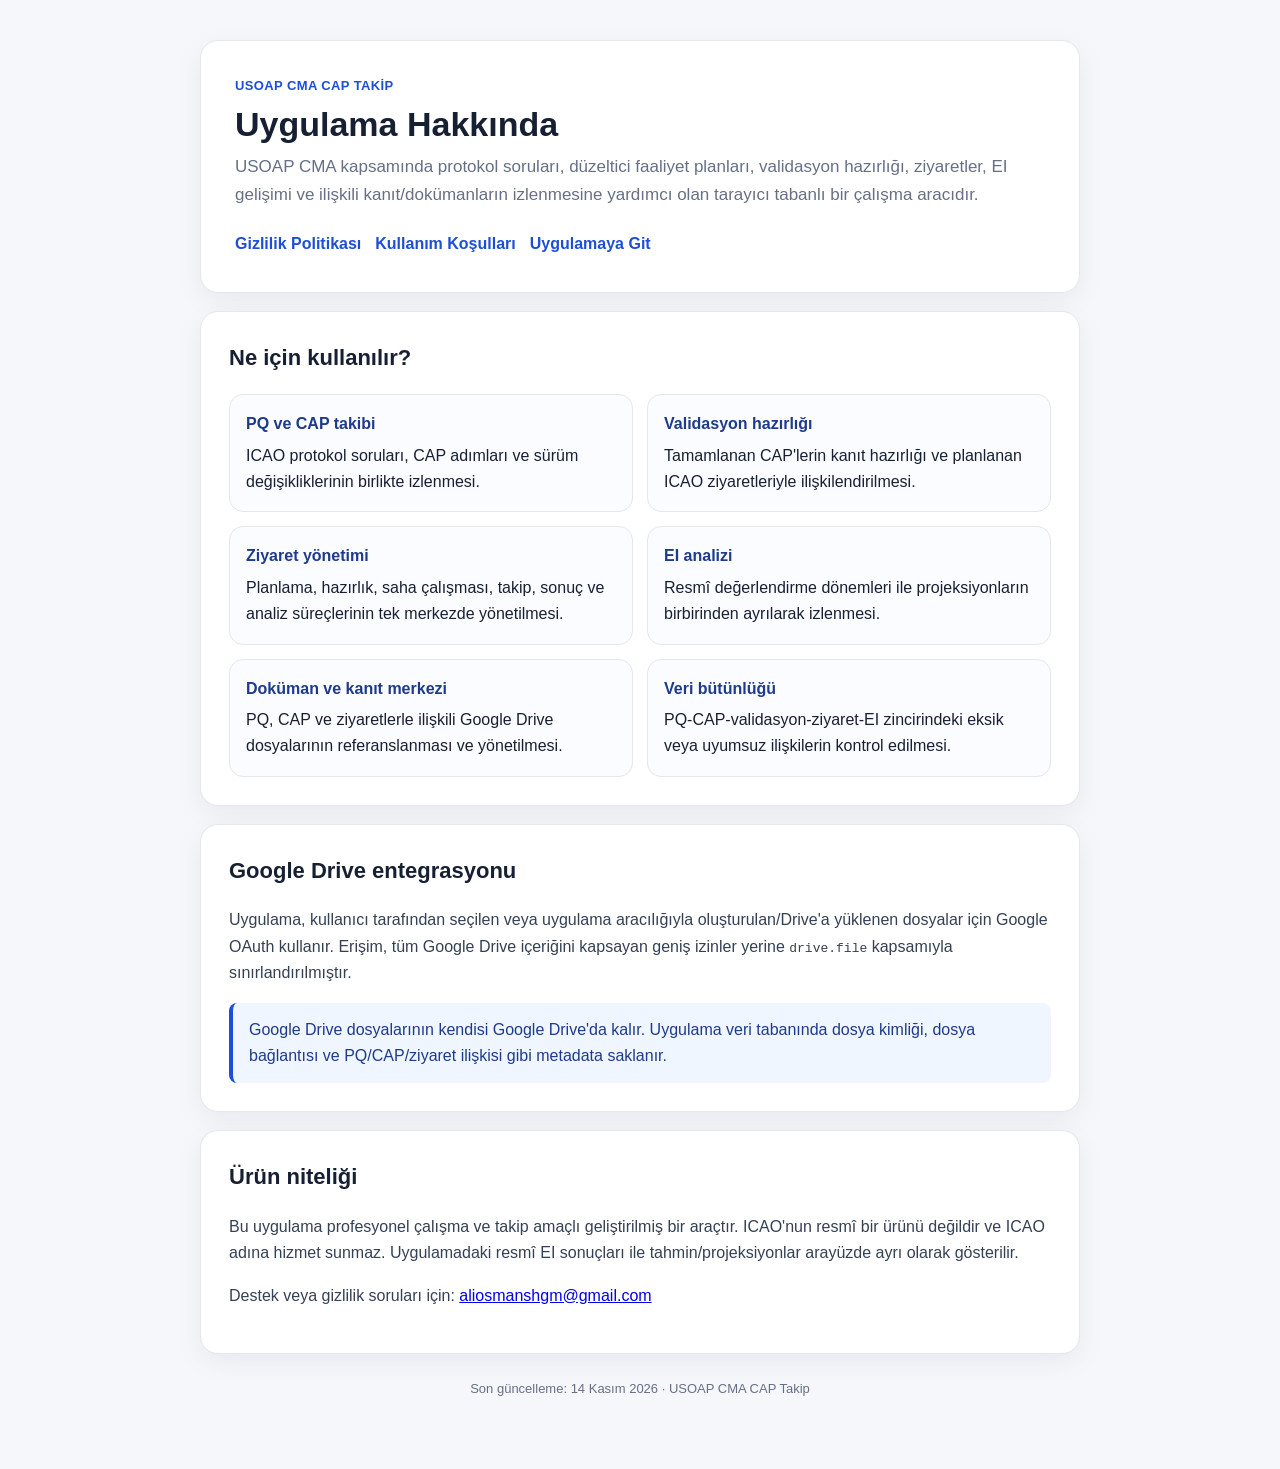
<file: about.html>
<!DOCTYPE html>
<html lang="tr">
<head>
  <meta charset="UTF-8">
  <meta name="viewport" content="width=device-width, initial-scale=1.0">
  <title>USOAP CMA CAP Takip - Hakkında</title>
  <meta name="description" content="USOAP CMA CAP Takip uygulamasının amacı, işlevleri ve Google Drive entegrasyonu hakkında bilgi.">
  <style>
    :root{--bg:#f5f7fb;--card:#fff;--text:#172033;--muted:#667085;--primary:#1d4ed8;--line:#e4e7ec;--soft:#eff6ff}
    *{box-sizing:border-box}body{margin:0;font-family:Inter,Arial,sans-serif;background:var(--bg);color:var(--text);line-height:1.65}
    .wrap{max-width:920px;margin:0 auto;padding:40px 20px 70px}.hero,.card{background:var(--card);border:1px solid var(--line);border-radius:18px;box-shadow:0 8px 28px rgba(16,24,40,.06)}
    .hero{padding:34px}.eyebrow{font-size:13px;font-weight:700;color:var(--primary);letter-spacing:.03em;text-transform:uppercase}.hero h1{margin:8px 0 8px;font-size:34px;line-height:1.2}.hero p{margin:0;color:var(--muted);font-size:17px}
    .card{padding:28px;margin-top:18px}.card h2{margin-top:0;font-size:22px}.card h3{margin-bottom:6px}.card p,.card li{color:#344054}.grid{display:grid;grid-template-columns:repeat(2,minmax(0,1fr));gap:14px}.item{border:1px solid var(--line);border-radius:14px;padding:16px;background:#fafcff}.item b{display:block;margin-bottom:5px;color:#1e3a8a}
    .notice{background:var(--soft);border-left:4px solid var(--primary);padding:14px 16px;border-radius:8px;color:#1e3a8a}.nav{display:flex;gap:14px;flex-wrap:wrap;margin-top:22px}.nav a{color:var(--primary);font-weight:700;text-decoration:none}.nav a:hover{text-decoration:underline}.footer{margin-top:24px;text-align:center;color:var(--muted);font-size:13px}
    @media(max-width:700px){.grid{grid-template-columns:1fr}.hero h1{font-size:28px}.wrap{padding:22px 14px 50px}}
  </style>
</head>
<body>
  <main class="wrap">
    <section class="hero">
      <div class="eyebrow">USOAP CMA CAP Takip</div>
      <h1>Uygulama Hakkında</h1>
      <p>USOAP CMA kapsamında protokol soruları, düzeltici faaliyet planları, validasyon hazırlığı, ziyaretler, EI gelişimi ve ilişkili kanıt/dokümanların izlenmesine yardımcı olan tarayıcı tabanlı bir çalışma aracıdır.</p>
      <div class="nav">
        <a href="privacy.html">Gizlilik Politikası</a>
        <a href="terms.html">Kullanım Koşulları</a>
        <a href="index.html">Uygulamaya Git</a>
      </div>
    </section>

    <section class="card">
      <h2>Ne için kullanılır?</h2>
      <div class="grid">
        <div class="item"><b>PQ ve CAP takibi</b>ICAO protokol soruları, CAP adımları ve sürüm değişikliklerinin birlikte izlenmesi.</div>
        <div class="item"><b>Validasyon hazırlığı</b>Tamamlanan CAP'lerin kanıt hazırlığı ve planlanan ICAO ziyaretleriyle ilişkilendirilmesi.</div>
        <div class="item"><b>Ziyaret yönetimi</b>Planlama, hazırlık, saha çalışması, takip, sonuç ve analiz süreçlerinin tek merkezde yönetilmesi.</div>
        <div class="item"><b>EI analizi</b>Resmî değerlendirme dönemleri ile projeksiyonların birbirinden ayrılarak izlenmesi.</div>
        <div class="item"><b>Doküman ve kanıt merkezi</b>PQ, CAP ve ziyaretlerle ilişkili Google Drive dosyalarının referanslanması ve yönetilmesi.</div>
        <div class="item"><b>Veri bütünlüğü</b>PQ-CAP-validasyon-ziyaret-EI zincirindeki eksik veya uyumsuz ilişkilerin kontrol edilmesi.</div>
      </div>
    </section>

    <section class="card">
      <h2>Google Drive entegrasyonu</h2>
      <p>Uygulama, kullanıcı tarafından seçilen veya uygulama aracılığıyla oluşturulan/Drive'a yüklenen dosyalar için Google OAuth kullanır. Erişim, tüm Google Drive içeriğini kapsayan geniş izinler yerine <code>drive.file</code> kapsamıyla sınırlandırılmıştır.</p>
      <div class="notice">Google Drive dosyalarının kendisi Google Drive'da kalır. Uygulama veri tabanında dosya kimliği, dosya bağlantısı ve PQ/CAP/ziyaret ilişkisi gibi metadata saklanır.</div>
    </section>

    <section class="card">
      <h2>Ürün niteliği</h2>
      <p>Bu uygulama profesyonel çalışma ve takip amaçlı geliştirilmiş bir araçtır. ICAO'nun resmî bir ürünü değildir ve ICAO adına hizmet sunmaz. Uygulamadaki resmî EI sonuçları ile tahmin/projeksiyonlar arayüzde ayrı olarak gösterilir.</p>
      <p>Destek veya gizlilik soruları için: <a href="mailto:aliosmanshgm@gmail.com">aliosmanshgm@gmail.com</a></p>
    </section>

    <div class="footer">Son güncelleme: 14 Kasım 2026 · USOAP CMA CAP Takip</div>
  </main>
</body>
</html>
</file>
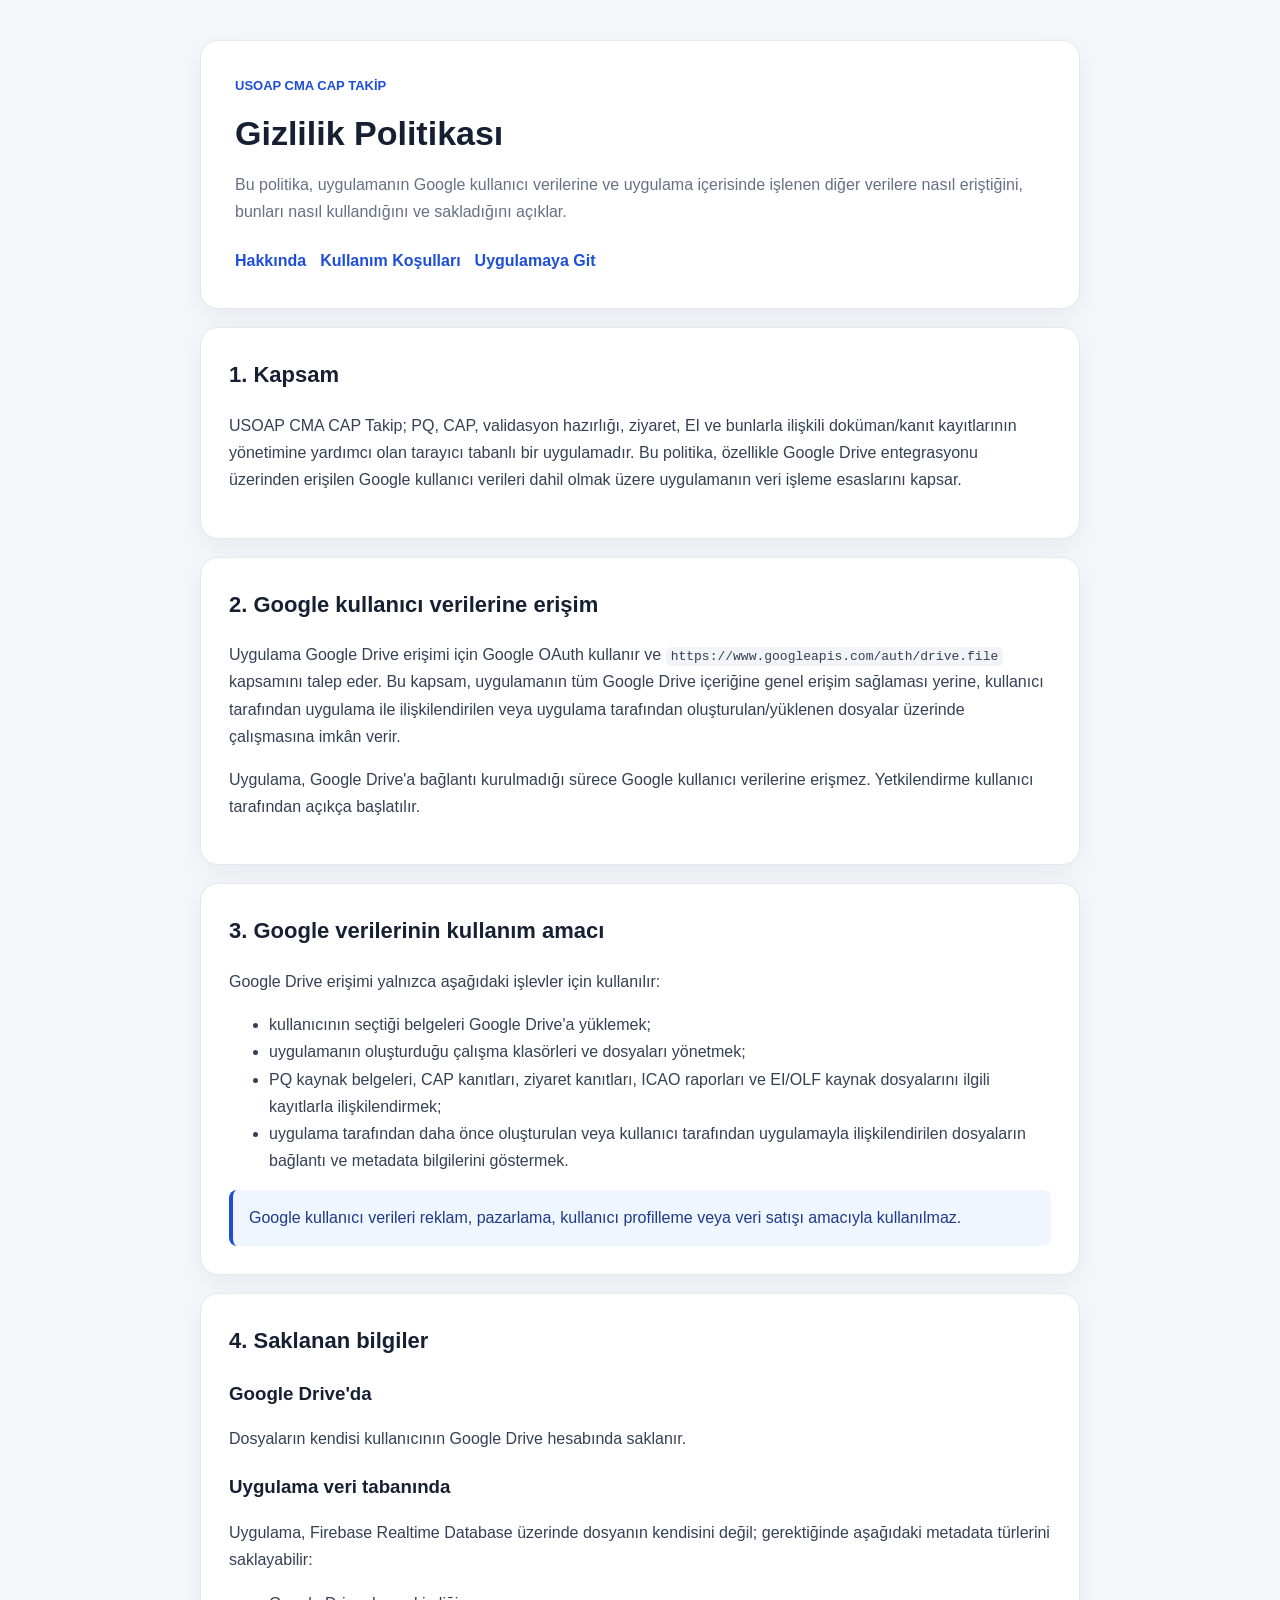
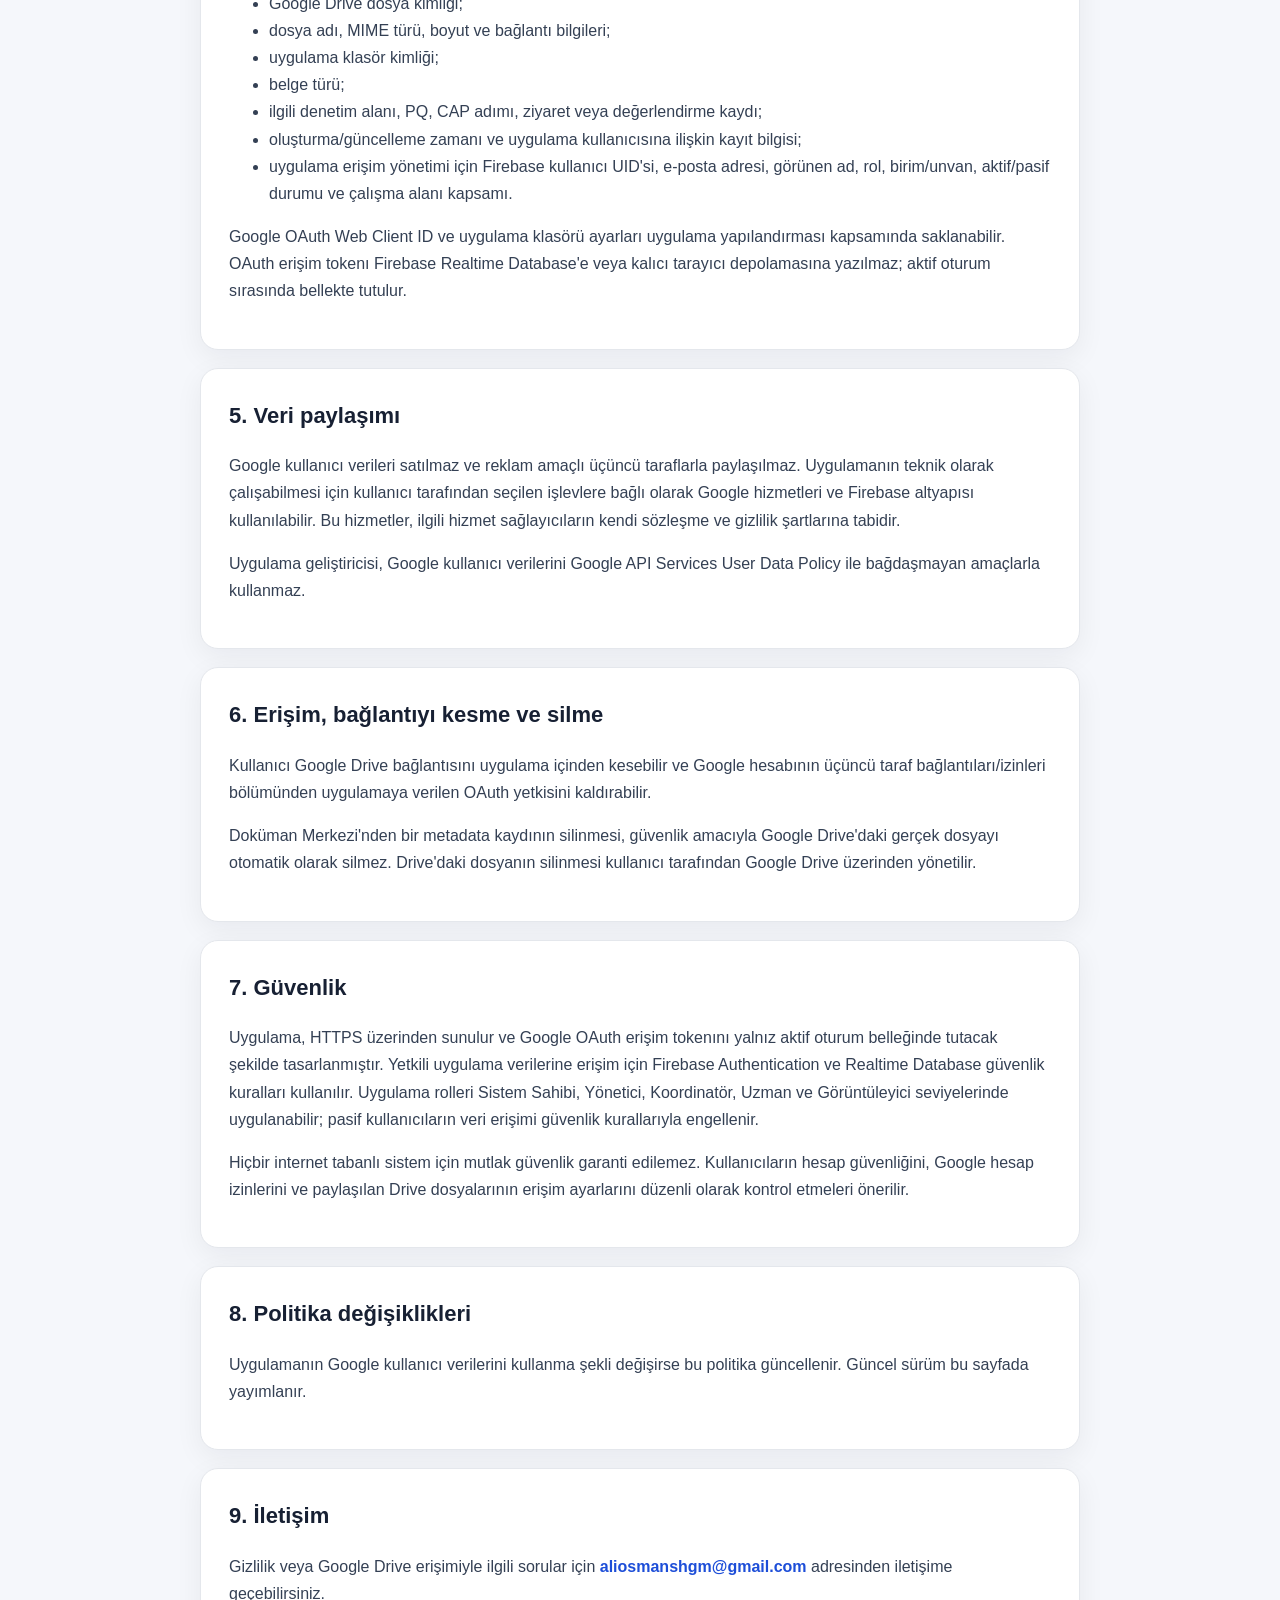
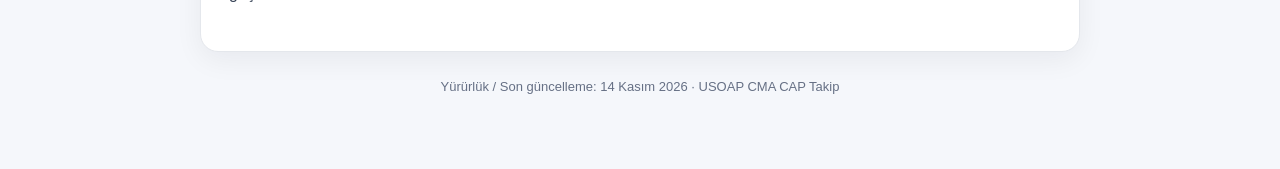
<file: privacy.html>
<!DOCTYPE html>
<html lang="tr">
<head>
  <meta charset="UTF-8">
  <meta name="viewport" content="width=device-width, initial-scale=1.0">
  <title>USOAP CMA CAP Takip - Gizlilik Politikası</title>
  <meta name="description" content="USOAP CMA CAP Takip gizlilik politikası ve Google kullanıcı verilerinin kullanım şekli.">
  <style>
    :root{--bg:#f5f7fb;--card:#fff;--text:#172033;--muted:#667085;--primary:#1d4ed8;--line:#e4e7ec;--soft:#eff6ff}
    *{box-sizing:border-box}body{margin:0;font-family:Inter,Arial,sans-serif;background:var(--bg);color:var(--text);line-height:1.7}.wrap{max-width:920px;margin:0 auto;padding:40px 20px 70px}.hero,.card{background:var(--card);border:1px solid var(--line);border-radius:18px;box-shadow:0 8px 28px rgba(16,24,40,.06)}.hero{padding:34px}.eyebrow{font-size:13px;font-weight:700;color:var(--primary);text-transform:uppercase}.hero h1{margin:8px 0;font-size:34px}.hero p{margin:0;color:var(--muted)}.card{padding:28px;margin-top:18px}.card h2{margin-top:0;font-size:22px}.card h3{margin-bottom:4px}.card p,.card li{color:#344054}.notice{background:var(--soft);border-left:4px solid var(--primary);padding:14px 16px;border-radius:8px;color:#1e3a8a}.nav{display:flex;gap:14px;flex-wrap:wrap;margin-top:22px}.nav a,.card a{color:var(--primary);font-weight:700;text-decoration:none}.nav a:hover,.card a:hover{text-decoration:underline}.footer{margin-top:24px;text-align:center;color:var(--muted);font-size:13px}code{background:#f2f4f7;border-radius:5px;padding:2px 5px}@media(max-width:700px){.hero h1{font-size:28px}.wrap{padding:22px 14px 50px}}
  </style>
</head>
<body>
<main class="wrap">
  <section class="hero">
    <div class="eyebrow">USOAP CMA CAP Takip</div>
    <h1>Gizlilik Politikası</h1>
    <p>Bu politika, uygulamanın Google kullanıcı verilerine ve uygulama içerisinde işlenen diğer verilere nasıl eriştiğini, bunları nasıl kullandığını ve sakladığını açıklar.</p>
    <div class="nav"><a href="about.html">Hakkında</a><a href="terms.html">Kullanım Koşulları</a><a href="index.html">Uygulamaya Git</a></div>
  </section>

  <section class="card">
    <h2>1. Kapsam</h2>
    <p>USOAP CMA CAP Takip; PQ, CAP, validasyon hazırlığı, ziyaret, EI ve bunlarla ilişkili doküman/kanıt kayıtlarının yönetimine yardımcı olan tarayıcı tabanlı bir uygulamadır. Bu politika, özellikle Google Drive entegrasyonu üzerinden erişilen Google kullanıcı verileri dahil olmak üzere uygulamanın veri işleme esaslarını kapsar.</p>
  </section>

  <section class="card">
    <h2>2. Google kullanıcı verilerine erişim</h2>
    <p>Uygulama Google Drive erişimi için Google OAuth kullanır ve <code>https://www.googleapis.com/auth/drive.file</code> kapsamını talep eder. Bu kapsam, uygulamanın tüm Google Drive içeriğine genel erişim sağlaması yerine, kullanıcı tarafından uygulama ile ilişkilendirilen veya uygulama tarafından oluşturulan/yüklenen dosyalar üzerinde çalışmasına imkân verir.</p>
    <p>Uygulama, Google Drive'a bağlantı kurulmadığı sürece Google kullanıcı verilerine erişmez. Yetkilendirme kullanıcı tarafından açıkça başlatılır.</p>
  </section>

  <section class="card">
    <h2>3. Google verilerinin kullanım amacı</h2>
    <p>Google Drive erişimi yalnızca aşağıdaki işlevler için kullanılır:</p>
    <ul>
      <li>kullanıcının seçtiği belgeleri Google Drive'a yüklemek;</li>
      <li>uygulamanın oluşturduğu çalışma klasörleri ve dosyaları yönetmek;</li>
      <li>PQ kaynak belgeleri, CAP kanıtları, ziyaret kanıtları, ICAO raporları ve EI/OLF kaynak dosyalarını ilgili kayıtlarla ilişkilendirmek;</li>
      <li>uygulama tarafından daha önce oluşturulan veya kullanıcı tarafından uygulamayla ilişkilendirilen dosyaların bağlantı ve metadata bilgilerini göstermek.</li>
    </ul>
    <div class="notice">Google kullanıcı verileri reklam, pazarlama, kullanıcı profilleme veya veri satışı amacıyla kullanılmaz.</div>
  </section>

  <section class="card">
    <h2>4. Saklanan bilgiler</h2>
    <h3>Google Drive'da</h3>
    <p>Dosyaların kendisi kullanıcının Google Drive hesabında saklanır.</p>
    <h3>Uygulama veri tabanında</h3>
    <p>Uygulama, Firebase Realtime Database üzerinde dosyanın kendisini değil; gerektiğinde aşağıdaki metadata türlerini saklayabilir:</p>
    <ul>
      <li>Google Drive dosya kimliği;</li>
      <li>dosya adı, MIME türü, boyut ve bağlantı bilgileri;</li>
      <li>uygulama klasör kimliği;</li>
      <li>belge türü;</li>
      <li>ilgili denetim alanı, PQ, CAP adımı, ziyaret veya değerlendirme kaydı;</li>
      <li>oluşturma/güncelleme zamanı ve uygulama kullanıcısına ilişkin kayıt bilgisi;</li>
      <li>uygulama erişim yönetimi için Firebase kullanıcı UID'si, e-posta adresi, görünen ad, rol, birim/unvan, aktif/pasif durumu ve çalışma alanı kapsamı.</li>
    </ul>
    <p>Google OAuth Web Client ID ve uygulama klasörü ayarları uygulama yapılandırması kapsamında saklanabilir. OAuth erişim tokenı Firebase Realtime Database'e veya kalıcı tarayıcı depolamasına yazılmaz; aktif oturum sırasında bellekte tutulur.</p>
  </section>

  <section class="card">
    <h2>5. Veri paylaşımı</h2>
    <p>Google kullanıcı verileri satılmaz ve reklam amaçlı üçüncü taraflarla paylaşılmaz. Uygulamanın teknik olarak çalışabilmesi için kullanıcı tarafından seçilen işlevlere bağlı olarak Google hizmetleri ve Firebase altyapısı kullanılabilir. Bu hizmetler, ilgili hizmet sağlayıcıların kendi sözleşme ve gizlilik şartlarına tabidir.</p>
    <p>Uygulama geliştiricisi, Google kullanıcı verilerini Google API Services User Data Policy ile bağdaşmayan amaçlarla kullanmaz.</p>
  </section>

  <section class="card">
    <h2>6. Erişim, bağlantıyı kesme ve silme</h2>
    <p>Kullanıcı Google Drive bağlantısını uygulama içinden kesebilir ve Google hesabının üçüncü taraf bağlantıları/izinleri bölümünden uygulamaya verilen OAuth yetkisini kaldırabilir.</p>
    <p>Doküman Merkezi'nden bir metadata kaydının silinmesi, güvenlik amacıyla Google Drive'daki gerçek dosyayı otomatik olarak silmez. Drive'daki dosyanın silinmesi kullanıcı tarafından Google Drive üzerinden yönetilir.</p>
  </section>

  <section class="card">
    <h2>7. Güvenlik</h2>
    <p>Uygulama, HTTPS üzerinden sunulur ve Google OAuth erişim tokenını yalnız aktif oturum belleğinde tutacak şekilde tasarlanmıştır. Yetkili uygulama verilerine erişim için Firebase Authentication ve Realtime Database güvenlik kuralları kullanılır. Uygulama rolleri Sistem Sahibi, Yönetici, Koordinatör, Uzman ve Görüntüleyici seviyelerinde uygulanabilir; pasif kullanıcıların veri erişimi güvenlik kurallarıyla engellenir.</p>
    <p>Hiçbir internet tabanlı sistem için mutlak güvenlik garanti edilemez. Kullanıcıların hesap güvenliğini, Google hesap izinlerini ve paylaşılan Drive dosyalarının erişim ayarlarını düzenli olarak kontrol etmeleri önerilir.</p>
  </section>

  <section class="card">
    <h2>8. Politika değişiklikleri</h2>
    <p>Uygulamanın Google kullanıcı verilerini kullanma şekli değişirse bu politika güncellenir. Güncel sürüm bu sayfada yayımlanır.</p>
  </section>

  <section class="card">
    <h2>9. İletişim</h2>
    <p>Gizlilik veya Google Drive erişimiyle ilgili sorular için <a href="mailto:aliosmanshgm@gmail.com">aliosmanshgm@gmail.com</a> adresinden iletişime geçebilirsiniz.</p>
  </section>

  <div class="footer">Yürürlük / Son güncelleme: 14 Kasım 2026 · USOAP CMA CAP Takip</div>
</main>
</body>
</html>
</file>
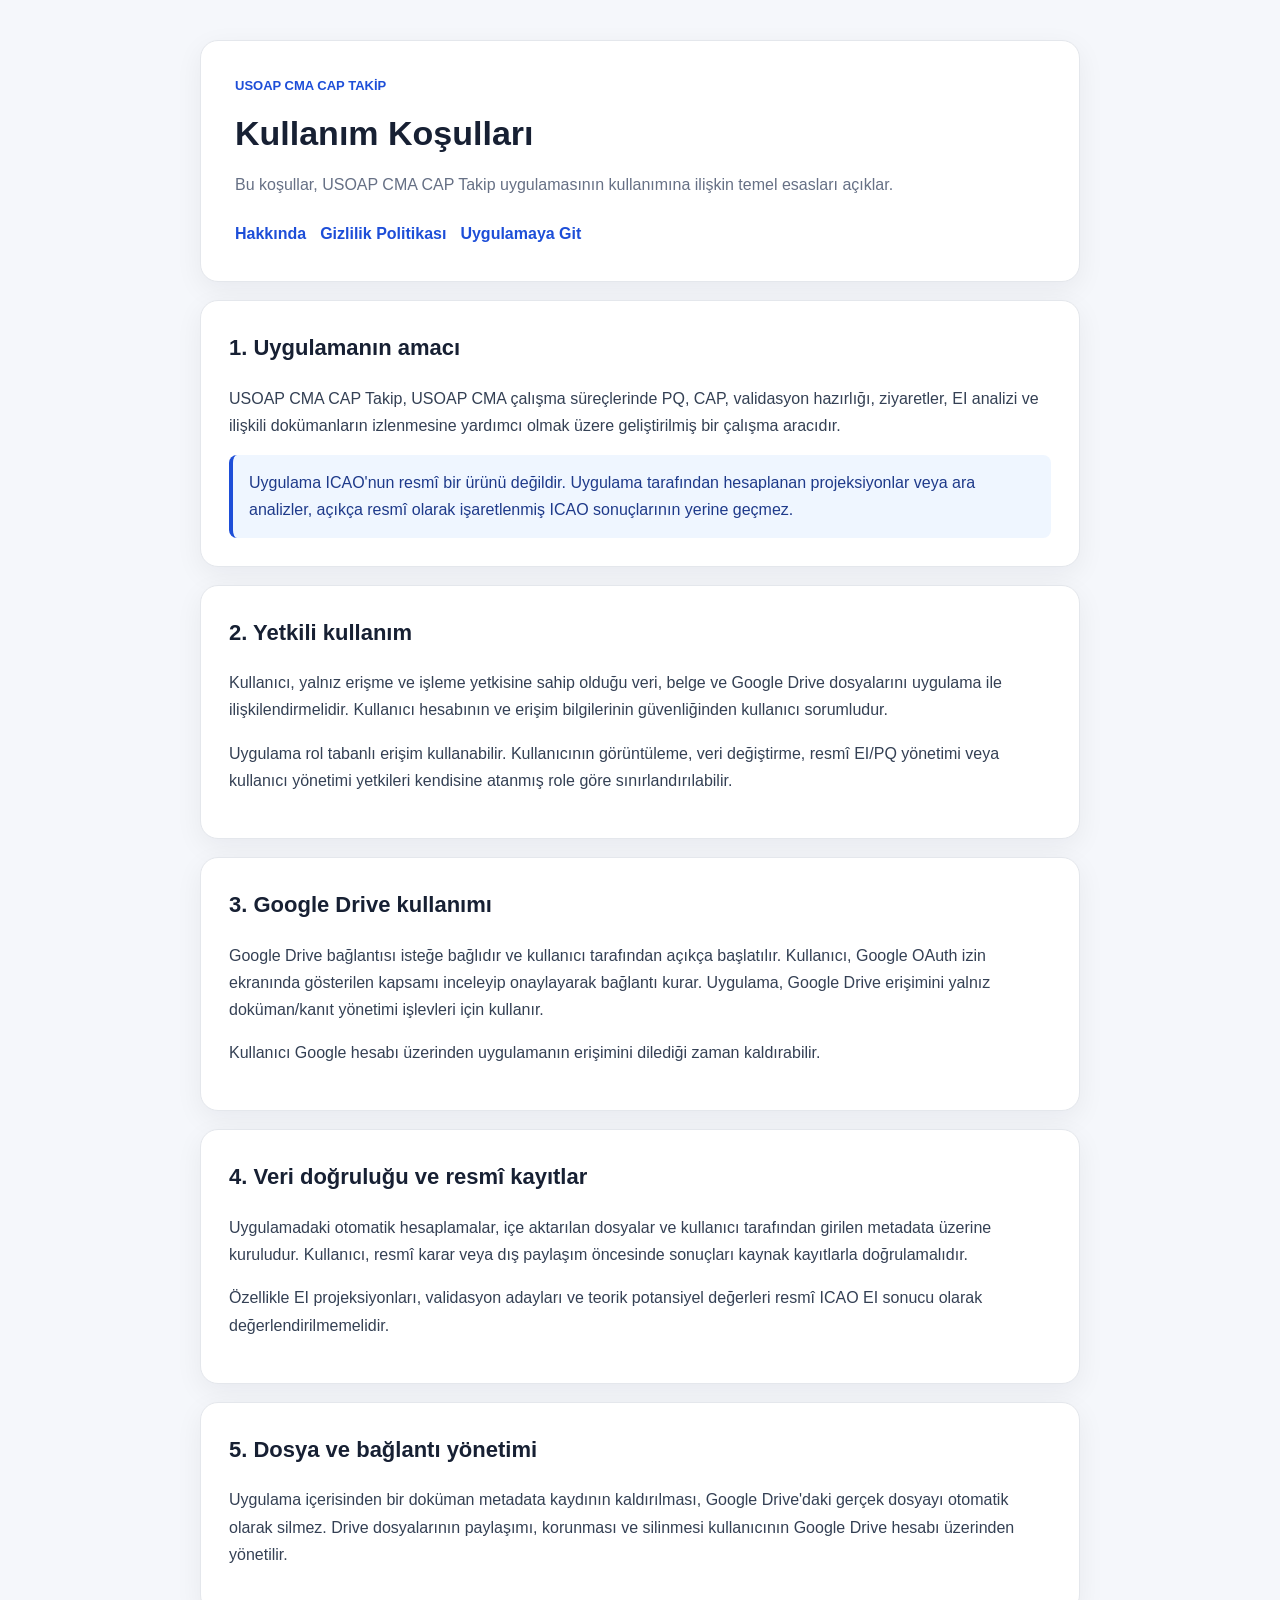
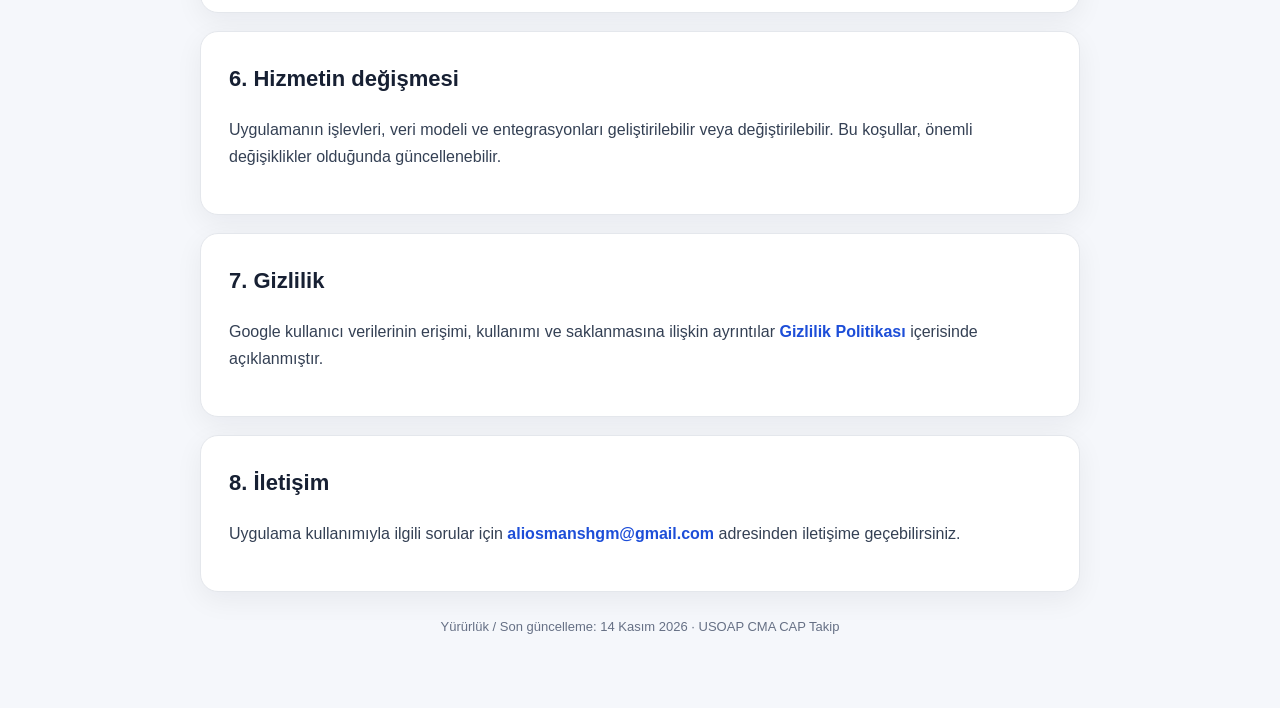
<file: terms.html>
<!DOCTYPE html>
<html lang="tr">
<head>
  <meta charset="UTF-8">
  <meta name="viewport" content="width=device-width, initial-scale=1.0">
  <title>USOAP CMA CAP Takip - Kullanım Koşulları</title>
  <meta name="description" content="USOAP CMA CAP Takip uygulaması kullanım koşulları.">
  <style>
    :root{--bg:#f5f7fb;--card:#fff;--text:#172033;--muted:#667085;--primary:#1d4ed8;--line:#e4e7ec;--soft:#eff6ff}
    *{box-sizing:border-box}body{margin:0;font-family:Inter,Arial,sans-serif;background:var(--bg);color:var(--text);line-height:1.7}.wrap{max-width:920px;margin:0 auto;padding:40px 20px 70px}.hero,.card{background:var(--card);border:1px solid var(--line);border-radius:18px;box-shadow:0 8px 28px rgba(16,24,40,.06)}.hero{padding:34px}.eyebrow{font-size:13px;font-weight:700;color:var(--primary);text-transform:uppercase}.hero h1{margin:8px 0;font-size:34px}.hero p{margin:0;color:var(--muted)}.card{padding:28px;margin-top:18px}.card h2{margin-top:0;font-size:22px}.card p,.card li{color:#344054}.notice{background:var(--soft);border-left:4px solid var(--primary);padding:14px 16px;border-radius:8px;color:#1e3a8a}.nav{display:flex;gap:14px;flex-wrap:wrap;margin-top:22px}.nav a,.card a{color:var(--primary);font-weight:700;text-decoration:none}.nav a:hover,.card a:hover{text-decoration:underline}.footer{margin-top:24px;text-align:center;color:var(--muted);font-size:13px}@media(max-width:700px){.hero h1{font-size:28px}.wrap{padding:22px 14px 50px}}
  </style>
</head>
<body>
<main class="wrap">
  <section class="hero">
    <div class="eyebrow">USOAP CMA CAP Takip</div>
    <h1>Kullanım Koşulları</h1>
    <p>Bu koşullar, USOAP CMA CAP Takip uygulamasının kullanımına ilişkin temel esasları açıklar.</p>
    <div class="nav"><a href="about.html">Hakkında</a><a href="privacy.html">Gizlilik Politikası</a><a href="index.html">Uygulamaya Git</a></div>
  </section>

  <section class="card">
    <h2>1. Uygulamanın amacı</h2>
    <p>USOAP CMA CAP Takip, USOAP CMA çalışma süreçlerinde PQ, CAP, validasyon hazırlığı, ziyaretler, EI analizi ve ilişkili dokümanların izlenmesine yardımcı olmak üzere geliştirilmiş bir çalışma aracıdır.</p>
    <div class="notice">Uygulama ICAO'nun resmî bir ürünü değildir. Uygulama tarafından hesaplanan projeksiyonlar veya ara analizler, açıkça resmî olarak işaretlenmiş ICAO sonuçlarının yerine geçmez.</div>
  </section>

  <section class="card">
    <h2>2. Yetkili kullanım</h2>
    <p>Kullanıcı, yalnız erişme ve işleme yetkisine sahip olduğu veri, belge ve Google Drive dosyalarını uygulama ile ilişkilendirmelidir. Kullanıcı hesabının ve erişim bilgilerinin güvenliğinden kullanıcı sorumludur.</p>
    <p>Uygulama rol tabanlı erişim kullanabilir. Kullanıcının görüntüleme, veri değiştirme, resmî EI/PQ yönetimi veya kullanıcı yönetimi yetkileri kendisine atanmış role göre sınırlandırılabilir.</p>
  </section>

  <section class="card">
    <h2>3. Google Drive kullanımı</h2>
    <p>Google Drive bağlantısı isteğe bağlıdır ve kullanıcı tarafından açıkça başlatılır. Kullanıcı, Google OAuth izin ekranında gösterilen kapsamı inceleyip onaylayarak bağlantı kurar. Uygulama, Google Drive erişimini yalnız doküman/kanıt yönetimi işlevleri için kullanır.</p>
    <p>Kullanıcı Google hesabı üzerinden uygulamanın erişimini dilediği zaman kaldırabilir.</p>
  </section>

  <section class="card">
    <h2>4. Veri doğruluğu ve resmî kayıtlar</h2>
    <p>Uygulamadaki otomatik hesaplamalar, içe aktarılan dosyalar ve kullanıcı tarafından girilen metadata üzerine kuruludur. Kullanıcı, resmî karar veya dış paylaşım öncesinde sonuçları kaynak kayıtlarla doğrulamalıdır.</p>
    <p>Özellikle EI projeksiyonları, validasyon adayları ve teorik potansiyel değerleri resmî ICAO EI sonucu olarak değerlendirilmemelidir.</p>
  </section>

  <section class="card">
    <h2>5. Dosya ve bağlantı yönetimi</h2>
    <p>Uygulama içerisinden bir doküman metadata kaydının kaldırılması, Google Drive'daki gerçek dosyayı otomatik olarak silmez. Drive dosyalarının paylaşımı, korunması ve silinmesi kullanıcının Google Drive hesabı üzerinden yönetilir.</p>
  </section>

  <section class="card">
    <h2>6. Hizmetin değişmesi</h2>
    <p>Uygulamanın işlevleri, veri modeli ve entegrasyonları geliştirilebilir veya değiştirilebilir. Bu koşullar, önemli değişiklikler olduğunda güncellenebilir.</p>
  </section>

  <section class="card">
    <h2>7. Gizlilik</h2>
    <p>Google kullanıcı verilerinin erişimi, kullanımı ve saklanmasına ilişkin ayrıntılar <a href="privacy.html">Gizlilik Politikası</a> içerisinde açıklanmıştır.</p>
  </section>

  <section class="card">
    <h2>8. İletişim</h2>
    <p>Uygulama kullanımıyla ilgili sorular için <a href="mailto:aliosmanshgm@gmail.com">aliosmanshgm@gmail.com</a> adresinden iletişime geçebilirsiniz.</p>
  </section>

  <div class="footer">Yürürlük / Son güncelleme: 14 Kasım 2026 · USOAP CMA CAP Takip</div>
</main>
</body>
</html>
</file>
